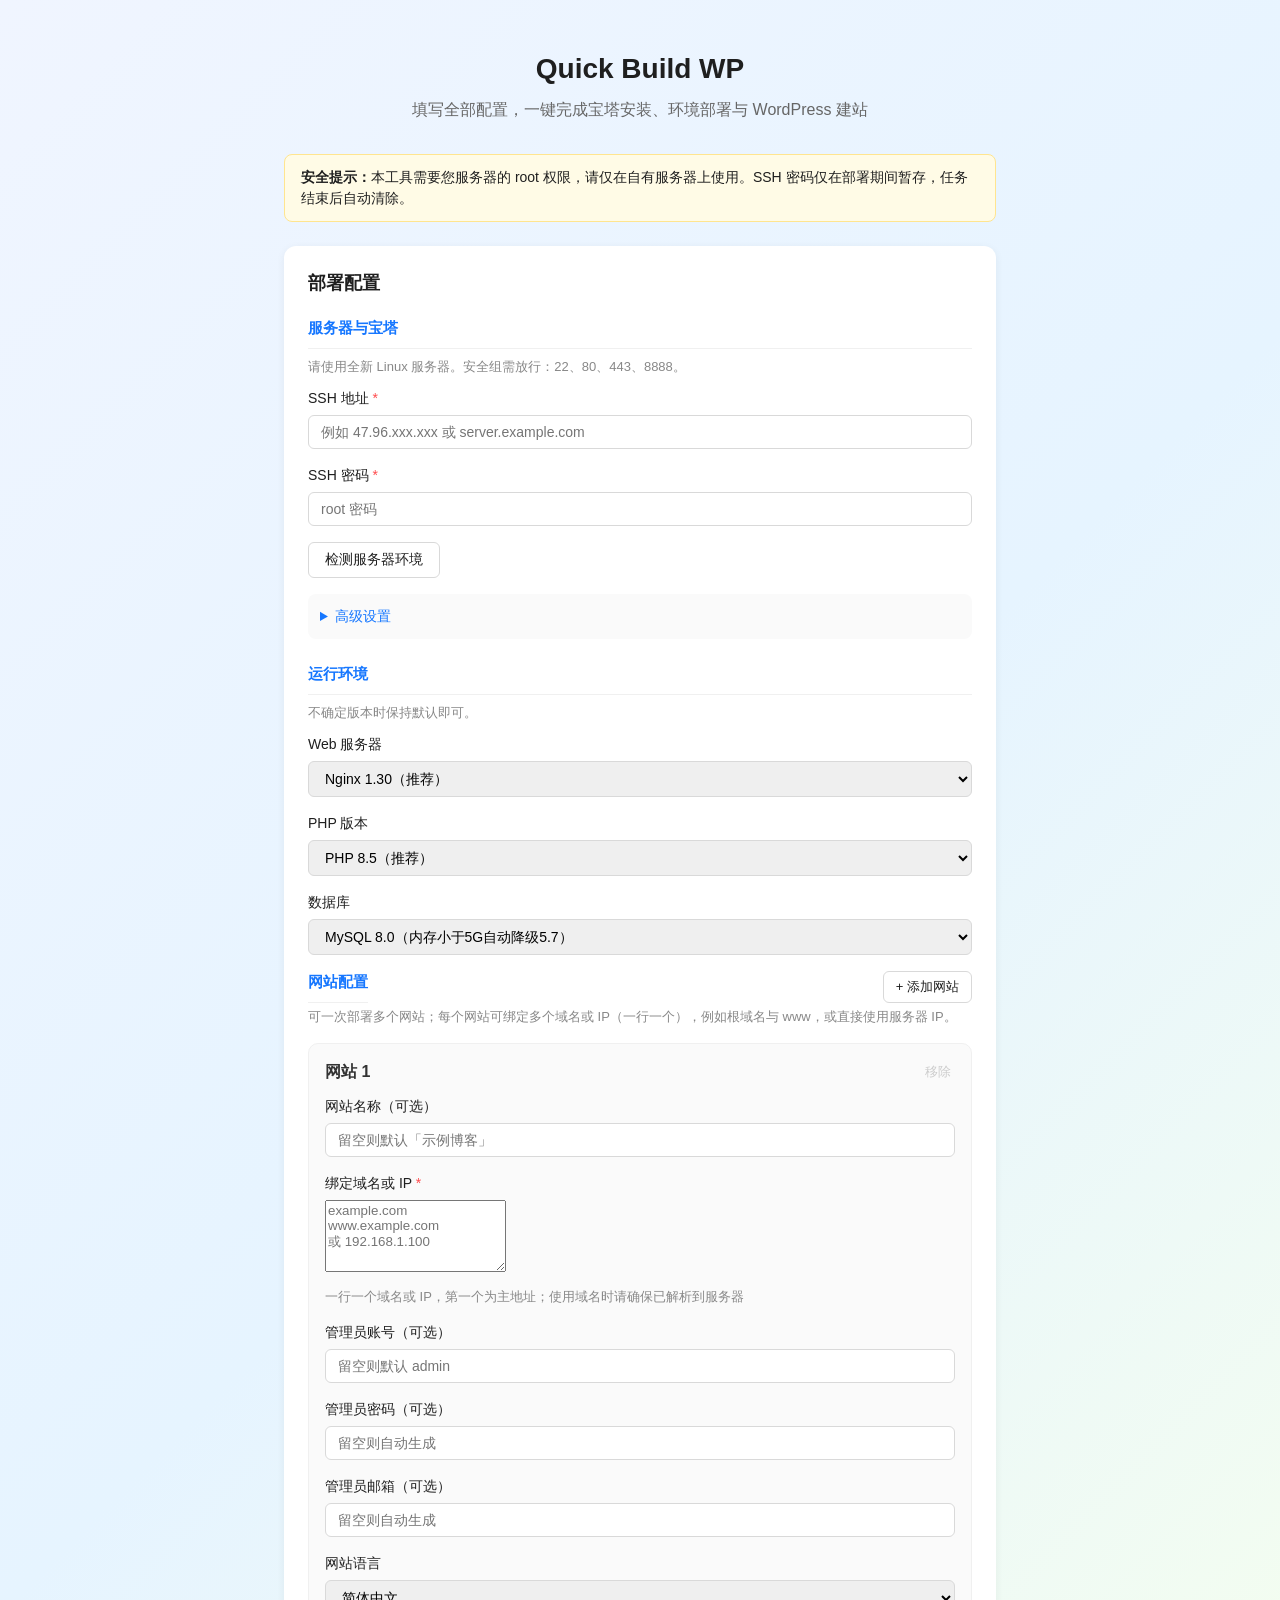
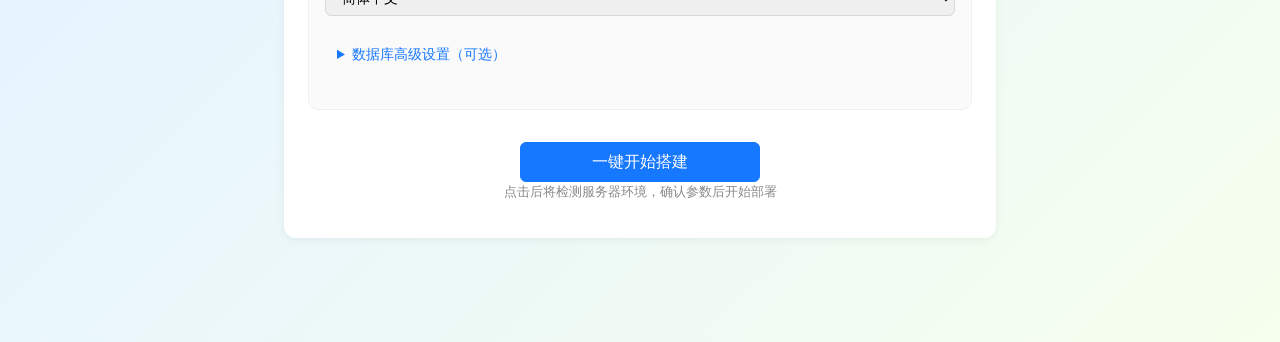
<file: frontend/index.html>
<!DOCTYPE html>
<html lang="zh-CN">
<head>
  <meta charset="UTF-8" />
  <meta name="viewport" content="width=device-width, initial-scale=1.0" />
  <title>Quick Build WP - 一键搭建 WordPress</title>
  <link rel="stylesheet" href="css/style.css" />
</head>
<body>
  <div class="page">
    <header class="header">
      <h1>Quick Build WP</h1>
      <p class="subtitle">填写全部配置，一键完成宝塔安装、环境部署与 WordPress 建站</p>
    </header>

    <div class="alert alert-warning" id="page-alert">
      <strong>安全提示：</strong>本工具需要您服务器的 root 权限，请仅在自有服务器上使用。SSH 密码仅在部署期间暂存，任务结束后自动清除。
    </div>

    <section class="card" id="form-section">
      <h2 class="card-title">部署配置</h2>

      <form id="deploy-form" novalidate autocomplete="off">
        <h3 class="section-title">服务器与宝塔</h3>
        <p class="hint">请使用全新 Linux 服务器。安全组需放行：22、80、443、8888。</p>

        <div class="field">
          <label for="ssh_host">SSH 地址 <span class="required">*</span></label>
          <input autocomplete="off" type="text" id="ssh_host" name="ssh_host" placeholder="例如 47.96.xxx.xxx 或 server.example.com" required />
        </div>
        <div class="field">
          <label for="ssh_password">SSH 密码 <span class="required">*</span></label>
          <input autocomplete="new-password" type="password" id="ssh_password" name="ssh_password" placeholder="root 密码" required />
        </div>
        <button type="button" class="btn btn-secondary" id="btn-preflight">检测服务器环境</button>
        <div class="preflight-result hidden" id="preflight-result"></div>

        <details class="advanced">
          <summary>高级设置</summary>
          <p class="text-danger"><strong>不支持 Windows 系统</strong>，请使用 Linux 服务器（Ubuntu / Debian 等）。</p>
          <div class="field">
            <label for="server_os">服务器系统类型</label>
            <select id="server_os" name="server_os">
              <option value="ubuntu">Ubuntu</option>
              <option value="debian">Debian</option>
              <option value="centos">CentOS / RHEL 系</option>
              <option value="generic" selected>通用</option>
            </select>
          </div>
          <div class="field">
            <label for="ssh_port">SSH 端口</label>
            <input autocomplete="off" type="number" id="ssh_port" name="ssh_port" value="22" min="1" max="65535" />
          </div>
          <div class="field">
            <label for="ssh_user">SSH 用户名</label>
            <input autocomplete="off" type="text" id="ssh_user" name="ssh_user" value="root" />
          </div>
          <div class="field">
            <label for="bt_user">宝塔面板用户名</label>
            <input autocomplete="off" type="text" id="bt_user" name="bt_user" placeholder="留空则自动生成" />
          </div>
          <div class="field">
            <label for="bt_password">宝塔面板密码</label>
            <input autocomplete="new-password" type="password" id="bt_password" name="bt_password" placeholder="留空则自动生成" />
          </div>
          <div class="field">
            <label for="bt_port">宝塔面板端口</label>
            <input autocomplete="off" type="number" id="bt_port" name="bt_port" value="8888" min="1024" max="65535" />
          </div>
        </details>

        <h3 class="section-title">运行环境</h3>
        <p class="hint">不确定版本时保持默认即可。</p>

        <div class="field">
          <label for="nginx_version">Web 服务器</label>
          <select id="nginx_version" name="nginx_version">
            <option value="1.20">Nginx 1.20</option>
            <option value="1.22">Nginx 1.22</option>
            <option value="1.24">Nginx 1.24</option>
            <option value="1.30" selected>Nginx 1.30（推荐）</option>
          </select>
        </div>
        <div class="field">
          <label for="php_version">PHP 版本</label>
          <select id="php_version" name="php_version">
            <option value="7.4">PHP 7.4</option>
            <option value="8.0">PHP 8.0</option>
            <option value="8.2">PHP 8.2</option>
            <option value="8.3">PHP 8.3</option>
            <option value="8.4">PHP 8.4</option>
            <option value="8.5" selected>PHP 8.5（推荐）</option>
          </select>
        </div>
        <div class="field">
          <label for="mysql_version">数据库</label>
          <select id="mysql_version" name="mysql_version">
            <option value="5.7">MySQL 5.7</option>
            <option value="8.0" selected>MySQL 8.0（内存小于5G自动降级5.7）</option>
          </select>
        </div>

        <div class="sites-header">
          <h3 class="section-title">网站配置</h3>
          <button type="button" class="btn btn-secondary btn-sm" id="btn-add-site">+ 添加网站</button>
        </div>
        <p class="hint field-hint sites-intro">可一次部署多个网站；每个网站可绑定多个域名或 IP（一行一个），例如根域名与 www，或直接使用服务器 IP。</p>
        <div id="sites-container"></div>

        <template id="site-card-template">
          <div class="site-card card-nested">
            <div class="site-card-head">
              <span class="site-card-title">网站 <span class="site-index">1</span></span>
              <button type="button" class="btn-link btn-remove-site" title="移除此网站">移除</button>
            </div>
            <div class="field">
              <label>网站名称（可选）</label>
              <input autocomplete="off" type="text" class="site-name" placeholder="留空则默认「示例博客」" />
            </div>
            <div class="field">
              <label>绑定域名或 IP <span class="required">*</span></label>
              <textarea autocomplete="off" class="site-domains" rows="3" placeholder="example.com&#10;www.example.com&#10;或 192.168.1.100" required></textarea>
              <p class="hint field-hint">一行一个域名或 IP，第一个为主地址；使用域名时请确保已解析到服务器</p>
            </div>
            <div class="field">
              <label>管理员账号（可选）</label>
              <input autocomplete="off" type="text" class="wp-admin-user" placeholder="留空则默认 admin" pattern="[a-zA-Z0-9_\-]+" />
            </div>
            <div class="field">
              <label>管理员密码（可选）</label>
              <input autocomplete="new-password" type="password" class="wp-admin-password" placeholder="留空则自动生成" minlength="6" />
            </div>
            <div class="field">
              <label>管理员邮箱（可选）</label>
              <input autocomplete="off" type="email" class="wp-admin-email" placeholder="留空则自动生成" />
            </div>
            <div class="field">
              <label>网站语言</label>
              <select class="wp-locale">
                <option value="zh_CN" selected>简体中文</option>
                <option value="en_US">English</option>
              </select>
            </div>
            <details class="advanced">
              <summary>数据库高级设置（可选）</summary>
              <p class="hint">留空则由程序自动生成数据库名称、用户名、密码和表前缀。</p>
              <div class="field">
                <label>数据库表前缀</label>
                <input autocomplete="off" type="text" class="db-prefix" placeholder="留空则默认 wp_" pattern="[a-zA-Z0-9_]+" maxlength="20" />
              </div>
              <div class="field">
                <label>数据库名称</label>
                <input autocomplete="off" type="text" class="db-name" placeholder="例如 wp_mysite" pattern="[a-zA-Z0-9_]+" maxlength="64" />
              </div>
              <div class="field">
                <label>数据库用户名</label>
                <input autocomplete="off" type="text" class="db-user" placeholder="留空则与库名相同（最多 16 位）" pattern="[a-zA-Z0-9_]+" maxlength="16" />
              </div>
              <div class="field">
                <label>数据库密码</label>
                <input autocomplete="new-password" type="password" class="db-password" placeholder="留空则自动生成" minlength="6" maxlength="128" />
              </div>
            </details>
          </div>
        </template>

        <div class="form-actions" id="start-actions">
          <button type="submit" class="btn btn-primary btn-lg" id="btn-start">一键开始搭建</button>
          <p class="hint center">点击后将检测服务器环境，确认参数后开始部署</p>
        </div>
      </form>
    </section>

    <section class="card hidden" id="progress-section">
      <h2 class="card-title" id="progress-title">确认部署</h2>

      <div class="check-flow" id="check-flow"></div>

      <div id="confirm-panel">
        <h3 class="section-title">部署参数确认</h3>
        <p class="hint">请核对以下配置，确认无误后点击「确认并开始部署」。</p>
        <table class="confirm-table" id="confirm-table"></table>
        <div class="confirm-actions">
          <button type="button" class="btn btn-secondary" id="btn-back-edit">返回修改</button>
          <button type="button" class="btn btn-primary btn-lg" id="btn-confirm-start">确认并开始部署</button>
        </div>
      </div>

      <div class="hidden" id="deploy-panel">
        <p class="hint center" id="progress-hint">预计 20–40 分钟，请勿关闭页面</p>

        <div class="steps steps-detailed" id="steps">
          <div class="step" data-step="0">
            <div class="step-icon"><span class="step-num">1</span></div>
            <div class="step-label">安装宝塔</div>
          </div>
          <div class="step-line"></div>
          <div class="step" data-step="1">
            <div class="step-icon"><span class="step-num">2</span></div>
            <div class="step-label">安装 Nginx</div>
          </div>
          <div class="step-line"></div>
          <div class="step" data-step="2">
            <div class="step-icon"><span class="step-num">3</span></div>
            <div class="step-label">安装 PHP</div>
          </div>
          <div class="step-line"></div>
          <div class="step" data-step="3">
            <div class="step-icon"><span class="step-num">4</span></div>
            <div class="step-label">安装 MySQL</div>
          </div>
          <div class="step-line"></div>
          <div class="step" data-step="4">
            <div class="step-icon"><span class="step-num">5</span></div>
            <div class="step-label">安装 Redis</div>
          </div>
          <div class="step-line"></div>
          <div class="step" data-step="5">
            <div class="step-icon"><span class="step-num">6</span></div>
            <div class="step-label">安装PHP扩展</div>
          </div>
          <div class="step-line"></div>
          <div class="step" data-step="6">
            <div class="step-icon"><span class="step-num">7</span></div>
            <div class="step-label">配置优化</div>
          </div>
          <div class="step-line"></div>
          <div class="step" data-step="7">
            <div class="step-icon"><span class="step-num">8</span></div>
            <div class="step-label">创建网站</div>
          </div>
          <div class="step-line"></div>
          <div class="step" data-step="8">
            <div class="step-icon"><span class="step-num">9</span></div>
            <div class="step-label">安装ssl证书</div>
          </div>
        </div>
        <p class="current-step" id="current-step-label"></p>
        <p class="hint center">任务 ID：<span id="task-link" class="mono"></span>
          <button type="button" class="btn-link" id="btn-copy-link">复制</button>
        </p>

        <div class="deploy-toolbar" id="deploy-toolbar">
          <button type="button" class="btn btn-danger-outline" id="btn-cancel-deploy">终止任务</button>
        </div>

        <div id="log-section">
          <h3 class="section-title">实时日志</h3>
          <div class="log-viewer" id="log-viewer"></div>
        </div>

        <div class="hidden" id="result-success">
          <div class="result-banner success">您的任务已完成！</div>
          <div class="result-banner warning result-security-notice">
            请及时修改您的 <strong>SSH 密码</strong>，以及<strong>宝塔面板</strong>和<strong>网站管理员</strong>的账号及密码。
            请立即将下方信息保存到安全位置；关闭页面后将无法再次查看。
          </div>
          <p class="result-save-hint">请妥善记录以下全部信息，建议复制保存或截图留存。</p>

          <div class="result-section">
            <h4 class="result-section-title">宝塔面板</h4>
            <table class="result-table" id="result-table-baota"></table>
          </div>

          <div class="result-section">
            <h4 class="result-section-title">网站信息</h4>
            <table class="result-table" id="result-table-site"></table>
            <div class="result-banner warning hidden" id="result-password-notice"></div>
          <div class="result-banner warning hidden" id="result-ssl-notice"></div>
          </div>

          <div class="result-actions result-actions-success">
            <a href="#" class="btn btn-secondary" id="link-site" target="_blank" rel="noreferrer">打开网站</a>
            <a href="#" class="btn btn-secondary" id="link-admin" target="_blank" rel="noreferrer">进入后台</a>
            <button type="button" class="btn btn-primary" id="btn-saved-close">已保存，关闭页面</button>
          </div>
        </div>

        <div class="hidden" id="result-failed">
          <div class="result-banner error" id="error-message"></div>
          <div class="result-banner warning hidden" id="partial-manual-hint"></div>
          <div class="result-section hidden" id="partial-completed-section">
            <h4 class="result-section-title">已完成步骤</h4>
            <ul class="partial-completed-list" id="partial-completed-list"></ul>
          </div>
          <p class="result-save-hint hidden" id="partial-save-hint">
            请保存以下信息，便于在宝塔面板或 SSH 中手动继续后续操作。
          </p>
          <div class="result-section hidden" id="partial-baota-section">
            <h4 class="result-section-title">宝塔面板</h4>
            <table class="result-table" id="partial-table-baota"></table>
          </div>
          <div class="result-section hidden" id="partial-env-section">
            <h4 class="result-section-title">已安装环境</h4>
            <table class="result-table" id="partial-table-env"></table>
          </div>
          <div class="result-section hidden" id="partial-db-section">
            <h4 class="result-section-title">数据库（计划/已创建）</h4>
            <table class="result-table" id="partial-table-db"></table>
          </div>
          <div class="result-section hidden" id="partial-site-section">
            <h4 class="result-section-title">网站信息</h4>
            <table class="result-table" id="partial-table-site"></table>
          </div>
          <div class="result-actions">
            <button type="button" class="btn btn-primary" id="btn-retry">立即重试</button>
            <button type="button" class="btn btn-danger-outline" id="btn-cancel-failed">终止任务</button>
          </div>
        </div>
      </div>
    </section>
  </div>

  <div class="modal hidden" id="env-blocked-modal" role="dialog" aria-modal="true">
    <div class="modal-backdrop" data-modal-close="env-blocked"></div>
    <div class="modal-box modal-box-lg">
      <h3>无法继续安装</h3>
      <div id="env-blocked-body" class="env-modal-body"></div>
      <div class="modal-actions">
        <button type="button" class="btn btn-primary" data-modal-close="env-blocked">我知道了</button>
      </div>
    </div>
  </div>

  <div class="modal hidden" id="env-warning-modal" role="dialog" aria-modal="true">
    <div class="modal-backdrop" data-modal-close="env-warning"></div>
    <div class="modal-box modal-box-lg">
      <h3>检测到非全新环境</h3>
      <p class="env-modal-lead">
        当前服务器上已存在部分安装痕迹。<strong>强烈建议在全新服务器上安装</strong>，非全新环境继续安装可能引发冲突或失败。
      </p>
      <div id="env-warning-body" class="env-modal-body"></div>
      <p class="env-modal-note">
        若选择继续，系统将自动检测已安装组件并跳过，从<strong>尚未完成的步骤</strong>开始执行。
      </p>
      <div class="modal-actions">
        <button type="button" class="btn btn-secondary" data-modal-close="env-warning">返回修改</button>
        <button type="button" class="btn btn-primary" id="btn-env-continue">继续安装</button>
      </div>
    </div>
  </div>

  <div class="modal hidden" id="env-risk-modal" role="dialog" aria-modal="true">
    <div class="modal-backdrop" data-modal-close="env-risk"></div>
    <div class="modal-box modal-box-lg">
      <h3>风险提醒</h3>
      <p class="env-modal-lead text-danger">
        继续安装可能会出错或影响现有服务。我们依然<strong>强烈建议您使用全新系统</strong>进行安装。
      </p>
      <ul class="env-risk-list">
        <li>已安装的宝塔、Nginx、PHP、MySQL 等将尽量保留，不会重复安装</li>
        <li>未完成的步骤将自动续装，但无法保证与现有环境完全兼容</li>
        <li>若出现问题，可能需要您手动在宝塔面板中排查</li>
      </ul>
      <div class="modal-actions">
        <button type="button" class="btn btn-secondary" data-modal-close="env-risk">取消</button>
        <button type="button" class="btn btn-danger-outline" id="btn-env-risk-confirm">我已了解风险，继续安装</button>
      </div>
    </div>
  </div>

  <div class="toast hidden" id="toast"></div>

  <script src="https://cdn.jsdelivr.net/npm/jquery@3.7.1/dist/jquery.min.js"></script>
  <script src="js/app.js"></script>
</body>
</html>
</file>
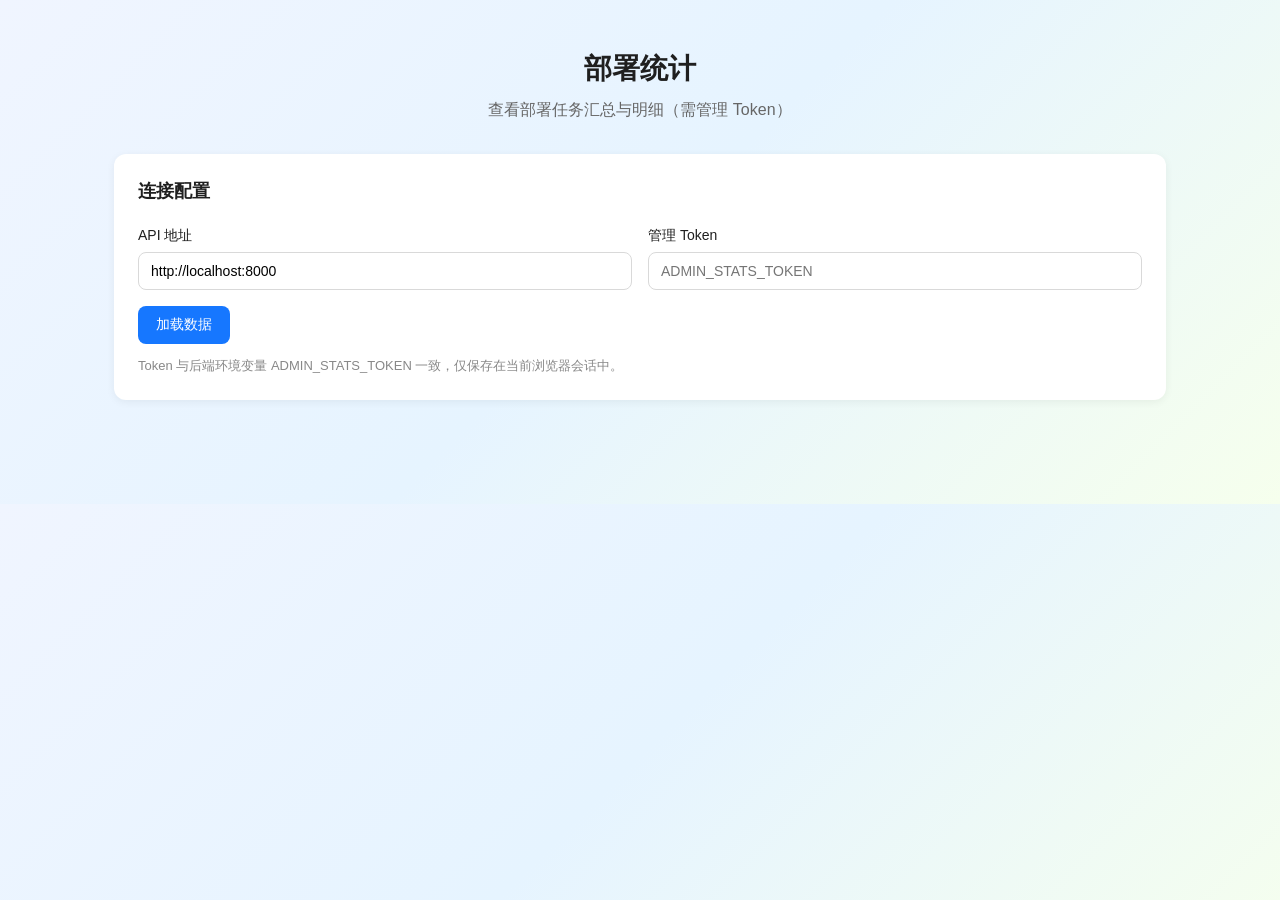
<file: frontend/stats.html>
<!DOCTYPE html>
<html lang="zh-CN">
<head>
  <meta charset="UTF-8" />
  <meta name="viewport" content="width=device-width, initial-scale=1.0" />
  <title>Quick Build WP - 部署统计</title>
  <link rel="stylesheet" href="css/stats.css" />
</head>
<body>
  <div class="page qbw-stats-app" id="qbw-stats-app">
    <header class="header">
      <h1>部署统计</h1>
      <p class="subtitle">查看部署任务汇总与明细（需管理 Token）</p>
    </header>

    <section class="card" id="stats-config-section">
      <h2 class="card-title">连接配置</h2>
      <div class="config-grid">
        <div class="field">
          <label for="stats_api_base">API 地址</label>
          <input autocomplete="off" type="text" id="stats_api_base" placeholder="http://localhost:8000" />
        </div>
        <div class="field">
          <label for="stats_token">管理 Token</label>
          <input autocomplete="new-password" type="password" id="stats_token" placeholder="ADMIN_STATS_TOKEN" />
        </div>
      </div>
      <div class="config-actions">
        <button type="button" class="btn btn-primary" id="btn-stats-connect">加载数据</button>
      </div>
      <p class="hint">Token 与后端环境变量 ADMIN_STATS_TOKEN 一致，仅保存在当前浏览器会话中。</p>
    </section>

    <div class="alert alert-error hidden" id="stats-error"></div>

    <section class="card hidden" id="stats-content">
      <div class="summary-grid" id="stats-summary">
        <div class="summary-card">
          <h3 class="summary-title">今日</h3>
          <div class="summary-metrics">
            <div class="metric"><span class="metric-label">总数</span><span class="metric-value" data-key="today-total">-</span></div>
            <div class="metric metric-success"><span class="metric-label">成功</span><span class="metric-value" data-key="today-success">-</span></div>
            <div class="metric metric-failed"><span class="metric-label">失败</span><span class="metric-value" data-key="today-failed">-</span></div>
          </div>
        </div>
        <div class="summary-card">
          <h3 class="summary-title">本周</h3>
          <div class="summary-metrics">
            <div class="metric"><span class="metric-label">总数</span><span class="metric-value" data-key="week-total">-</span></div>
            <div class="metric metric-success"><span class="metric-label">成功</span><span class="metric-value" data-key="week-success">-</span></div>
            <div class="metric metric-failed"><span class="metric-label">失败</span><span class="metric-value" data-key="week-failed">-</span></div>
          </div>
        </div>
        <div class="summary-card">
          <h3 class="summary-title">本月</h3>
          <div class="summary-metrics">
            <div class="metric"><span class="metric-label">总数</span><span class="metric-value" data-key="month-total">-</span></div>
            <div class="metric metric-success"><span class="metric-label">成功</span><span class="metric-value" data-key="month-success">-</span></div>
            <div class="metric metric-failed"><span class="metric-label">失败</span><span class="metric-value" data-key="month-failed">-</span></div>
          </div>
        </div>
        <div class="summary-card">
          <h3 class="summary-title">总计</h3>
          <div class="summary-metrics">
            <div class="metric"><span class="metric-label">总数</span><span class="metric-value" data-key="all_time-total">-</span></div>
            <div class="metric metric-success"><span class="metric-label">成功</span><span class="metric-value" data-key="all_time-success">-</span></div>
            <div class="metric metric-failed"><span class="metric-label">失败</span><span class="metric-value" data-key="all_time-failed">-</span></div>
          </div>
        </div>
      </div>

      <div class="table-toolbar">
        <h2 class="card-title table-title">明细列表</h2>
        <div class="table-filters">
          <label for="stats-status-filter">状态</label>
          <select id="stats-status-filter">
            <option value="">全部</option>
            <option value="running">正在部署中</option>
            <option value="success">成功</option>
            <option value="failed">失败</option>
            <option value="cancelled">已取消</option>
          </select>
        </div>
      </div>

      <div class="table-wrap">
        <table class="stats-table">
          <thead>
            <tr>
              <th><button type="button" class="sortable-th" data-sort="created_at">创建时间 <span class="sort-indicator"></span></button></th>
              <th><button type="button" class="sortable-th" data-sort="finished_at">完成时间 <span class="sort-indicator"></span></button></th>
              <th><button type="button" class="sortable-th" data-sort="client_ip">IP <span class="sort-indicator"></span></button></th>
              <th>网站</th>
              <th>状态</th>
              <th>失败阶段</th>
              <th>错误摘要</th>
            </tr>
          </thead>
          <tbody id="stats-table-body">
            <tr><td colspan="7" class="empty-cell">暂无数据</td></tr>
          </tbody>
        </table>
      </div>

      <div class="pagination" id="stats-pagination">
        <button type="button" class="btn btn-secondary" id="btn-stats-prev" disabled>上一页</button>
        <span class="page-info" id="stats-page-info">第 1 / 1 页</span>
        <button type="button" class="btn btn-secondary" id="btn-stats-next" disabled>下一页</button>
      </div>
    </section>
  </div>

  <script src="https://code.jquery.com/jquery-3.7.1.min.js"></script>
  <script src="js/stats.js"></script>
</body>
</html>
</file>
<file: frontend/css/style.css>
* {
  box-sizing: border-box;
}

body {
  margin: 0;
  font-family: -apple-system, BlinkMacSystemFont, 'Segoe UI', Roboto, 'Helvetica Neue', Arial, sans-serif;
  background: linear-gradient(135deg, #f0f5ff 0%, #e6f4ff 50%, #f6ffed 100%);
  color: #1f1f1f;
  line-height: 1.5;
}

.page {
  max-width: 760px;
  margin: 0 auto;
  padding: 48px 24px 80px;
}

.header {
  text-align: center;
  margin-bottom: 32px;
}

.header h1 {
  margin: 0 0 8px;
  font-size: 28px;
}

.subtitle {
  margin: 0;
  color: #666;
}

.alert {
  padding: 12px 16px;
  border-radius: 8px;
  margin-bottom: 24px;
  font-size: 14px;
}

.alert-warning {
  background: #fffbe6;
  border: 1px solid #ffe58f;
}

.card {
  background: #fff;
  border-radius: 12px;
  padding: 24px;
  margin-bottom: 24px;
  box-shadow: 0 2px 8px rgba(0, 0, 0, 0.06);
}

.card-title {
  margin: 0 0 20px;
  font-size: 18px;
}

.section-title {
  margin: 24px 0 8px;
  font-size: 15px;
  color: #1677ff;
  border-bottom: 1px solid #f0f0f0;
  padding-bottom: 8px;
}

.section-title:first-of-type {
  margin-top: 0;
}

.hint {
  font-size: 13px;
  color: #888;
  margin: 0 0 12px;
}

.hint.center {
  text-align: center;
}

.required {
  color: #ff4d4f;
}

.field {
  margin-bottom: 16px;
}

.field label {
  display: block;
  margin-bottom: 6px;
  font-size: 14px;
  font-weight: 500;
}

.field-hint {
  margin: 8px 0 0;
}

.field input,
.field select {
  width: 100%;
  padding: 8px 12px;
  border: 1px solid #d9d9d9;
  border-radius: 6px;
  font-size: 14px;
}

.field input:focus,
.field select:focus {
  outline: none;
  border-color: #1677ff;
  box-shadow: 0 0 0 2px rgba(22, 119, 255, 0.1);
}

.field input:disabled,
.field select:disabled {
  background: #f5f5f5;
  cursor: not-allowed;
}

.advanced {
  margin: 16px 0;
  padding: 12px;
  background: #fafafa;
  border-radius: 8px;
}

.advanced summary {
  cursor: pointer;
  font-size: 14px;
  color: #1677ff;
}

.form-actions {
  margin-top: 32px;
  text-align: center;
}

.btn {
  display: inline-block;
  padding: 8px 16px;
  border: 1px solid #d9d9d9;
  border-radius: 6px;
  background: #fff;
  font-size: 14px;
  cursor: pointer;
  text-decoration: none;
  color: inherit;
}

.btn:hover {
  border-color: #1677ff;
  color: #1677ff;
}

.btn:disabled {
  opacity: 0.6;
  cursor: not-allowed;
}

.btn-primary {
  background: #1677ff;
  border-color: #1677ff;
  color: #fff;
}

.btn-primary:hover {
  background: #4096ff;
  color: #fff;
}


.btn-danger-outline {
  color: #cf1322;
  border: 1px solid #ffa39e;
  background: #fff;
}

.btn-danger-outline:hover {
  color: #fff;
  background: #cf1322;
  border-color: #cf1322;
}

.deploy-toolbar {
  display: flex;
  justify-content: center;
  margin: 16px 0 8px;
}

.deploy-toolbar.hidden {
  display: none;
}

.btn-lg {
  min-width: 240px;
  height: 40px;
  font-size: 16px;
}

.btn-sm {
  min-width: auto;
  height: 32px;
  padding: 0 12px;
  font-size: 13px;
}

.sites-header {
  display: flex;
  align-items: center;
  justify-content: space-between;
  gap: 12px;
  margin-bottom: 4px;
}

.sites-header .section-title {
  margin-bottom: 0;
}

.sites-intro {
  margin: 0 0 16px;
}

.site-card {
  margin-bottom: 16px;
  padding: 16px;
  border: 1px solid #f0f0f0;
  border-radius: 10px;
  background: #fafafa;
}

.site-card-head {
  display: flex;
  align-items: center;
  justify-content: space-between;
  margin-bottom: 12px;
}

.site-card-title {
  font-weight: 600;
  color: #333;
}

.site-card .btn-remove-site.disabled,
.site-card .btn-remove-site:disabled {
  color: #ccc;
  cursor: not-allowed;
  pointer-events: none;
}

.site-card textarea.site-domains {
  min-height: 72px;
  resize: vertical;
  font-family: inherit;
}

.btn-link {
  background: none;
  border: none;
  color: #1677ff;
  cursor: pointer;
  font-size: 13px;
  padding: 0 4px;
}

.check-flow {
  display: flex;
  align-items: stretch;
  justify-content: center;
  gap: 0;
  margin: 0 0 28px;
  padding: 16px;
  background: #fafafa;
  border: 1px solid #f0f0f0;
  border-radius: 10px;
}

.check-flow:empty {
  display: none;
}

.check-item {
  display: flex;
  align-items: flex-start;
  gap: 12px;
  flex: 1;
  min-width: 0;
}

.check-icon {
  width: 32px;
  height: 32px;
  border-radius: 50%;
  background: #f0f0f0;
  color: #999;
  display: flex;
  align-items: center;
  justify-content: center;
  font-weight: 600;
  font-size: 14px;
  border: 2px solid #d9d9d9;
  flex-shrink: 0;
}

.check-item.done .check-icon {
  background: #f6ffed;
  border-color: #52c41a;
  color: #389e0d;
}

.check-body {
  min-width: 0;
}

.check-head {
  display: flex;
  align-items: center;
  gap: 8px;
  margin-bottom: 4px;
}

.check-label {
  font-size: 14px;
  font-weight: 600;
}

.check-status {
  font-size: 12px;
  color: #389e0d;
  white-space: nowrap;
}

.check-detail {
  font-size: 12px;
  color: #888;
  line-height: 1.5;
  word-break: break-word;
}

.check-line {
  width: 24px;
  align-self: center;
  height: 2px;
  background: #52c41a;
  margin: 0 8px 24px;
  flex-shrink: 0;
}

.confirm-table {
  width: 100%;
  border-collapse: collapse;
  font-size: 14px;
  margin-bottom: 24px;
}

.confirm-table th,
.confirm-table td {
  border: 1px solid #f0f0f0;
  padding: 10px 12px;
  text-align: left;
  vertical-align: top;
}

.confirm-table th {
  width: 140px;
  background: #fafafa;
  font-weight: 500;
  color: #666;
}

.confirm-actions {
  display: flex;
  justify-content: center;
  gap: 12px;
  flex-wrap: wrap;
}

.steps {
  display: flex;
  align-items: center;
  justify-content: center;
  margin: 24px 0 16px;
  gap: 0;
}

.steps-detailed {
  flex-wrap: wrap;
  gap: 4px 0;
  padding: 0 4px;
}

.step {
  display: flex;
  flex-direction: column;
  align-items: center;
  gap: 8px;
  min-width: 72px;
  max-width: 88px;
}

.step-icon {
  position: relative;
  width: 36px;
  height: 36px;
  border-radius: 50%;
  background: #f0f0f0;
  color: #999;
  display: flex;
  align-items: center;
  justify-content: center;
  font-weight: 600;
  font-size: 14px;
  border: 2px solid #d9d9d9;
}

.step-num {
  position: relative;
  z-index: 1;
  line-height: 1;
}

@keyframes step-ring-spin {
  to {
    transform: rotate(360deg);
  }
}

.step-label {
  font-size: 11px;
  color: #666;
  text-align: center;
  line-height: 1.35;
}

.step-line {
  width: 20px;
  height: 2px;
  background: #d9d9d9;
  margin-bottom: 21px;
  flex-shrink: 0;
}

.step.active .step-icon {
  background: #e6f4ff;
  border-color: #91caff00;
  color: #1677ff;
}

.step.active .step-icon::after {
  content: '';
  position: absolute;
  inset: -4px;
  border-radius: 50%;
  border: 2px solid rgba(22, 119, 255, 0.18);
  border-top-color: #1677ff;
  border-right-color: #1677ff;
  animation: step-ring-spin 0.9s linear infinite;
  pointer-events: none;
}

.step.active .step-label {
  color: #1677ff;
  font-weight: 600;
}

.step.done .step-icon {
  background: #1677ff;
  border-color: #1677ff;
  color: #fff;
}

.step.error .step-icon {
  background: #fff2f0;
  border-color: #ff4d4f;
  color: #ff4d4f;
}

.step.done + .step-line,
.step-line:has(+ .step.done) {
  background: #1677ff;
}

.current-step {
  text-align: center;
  font-size: 14px;
  color: #666;
  margin: 0 0 8px;
}

.mono {
  font-family: Menlo, Monaco, Consolas, monospace;
  font-size: 12px;
  word-break: break-all;
}

.log-viewer {
  background: #1e1e1e;
  color: #d4d4d4;
  border-radius: 8px;
  padding: 16px;
  height: 360px;
  overflow-y: auto;
  font-family: Menlo, Monaco, Consolas, monospace;
  font-size: 12px;
  line-height: 1.6;
}

.log-line .phase {
  color: #569cd6;
}

.result-banner {
  padding: 16px;
  border-radius: 8px;
  margin: 20px 0;
  text-align: center;
  font-weight: 500;
}

.result-banner.success {
  background: #f6ffed;
  border: 1px solid #b7eb8f;
  color: #389e0d;
}

.result-banner.error {
  background: #fff2f0;
  border: 1px solid #ffccc7;
  color: #cf1322;
}

.result-banner.warning {
  background: #fffbe6;
  border: 1px solid #ffe58f;
  color: #ad6800;
  font-weight: 400;
  font-size: 14px;
}

.result-table {
  width: 100%;
  border-collapse: collapse;
  font-size: 14px;
  margin-bottom: 16px;
}

.result-table th,
.result-table td {
  border: 1px solid #f0f0f0;
  padding: 10px 12px;
  text-align: left;
}

.result-table th {
  width: 120px;
  background: #fafafa;
  font-weight: 500;
}

.result-actions {
  display: flex;
  gap: 12px;
  flex-wrap: wrap;
  justify-content: center;
}

.result-actions-success {
  margin-top: 24px;
  padding-top: 20px;
  border-top: 1px solid #f0f0f0;
}

.result-section {
  margin-bottom: 20px;
}

.result-section-title {
  margin: 0 0 10px;
  font-size: 15px;
  font-weight: 600;
  color: #262626;
}

.result-save-hint {
  text-align: center;
  color: #595959;
  font-size: 14px;
  margin: 0 0 20px;
}

.partial-completed-list {
  margin: 0;
  padding-left: 20px;
  color: #389e0d;
  font-size: 14px;
}

.partial-completed-list li {
  margin: 6px 0;
}

.partial-completed-list li::marker {
  content: '✓ ';
}

#result-failed .result-actions {
  margin-top: 20px;
  padding-top: 16px;
  border-top: 1px solid #f0f0f0;
}

.result-security-notice {
  text-align: left;
  line-height: 1.6;
}

#deploy-panel.deploy-panel--success #log-section,
#deploy-panel.deploy-panel--success #deploy-toolbar,
#deploy-panel.deploy-panel--success .steps-detailed,
#deploy-panel.deploy-panel--success #current-step-label,
#deploy-panel.deploy-panel--success #progress-hint {
  display: none;
}

#deploy-panel.deploy-panel--success .section-title {
  display: none;
}

.hidden {
  display: none !important;
}

.text-danger {
  color: #cf1322;
  font-size: 13px;
}

.preflight-result {
  margin-top: 16px;
  padding: 14px 16px;
  border-radius: 8px;
  font-size: 13px;
  border: 1px solid #d9d9d9;
  background: #fafafa;
}

.preflight-result.ok-fresh {
  border-color: #b7eb8f;
  background: #f6ffed;
}

.preflight-result.warn-env {
  border-color: #ffe58f;
  background: #fffbe6;
}

.preflight-result.error {
  border-color: #ffccc7;
  background: #fff2f0;
}

.preflight-result ul {
  margin: 8px 0 0;
  padding-left: 20px;
}

.preflight-result li {
  margin: 4px 0;
}

.modal {
  position: fixed;
  inset: 0;
  z-index: 10000;
  display: flex;
  align-items: center;
  justify-content: center;
}

.modal-backdrop {
  position: absolute;
  inset: 0;
  background: rgba(0, 0, 0, 0.45);
}

.modal-box {
  position: relative;
  background: #fff;
  border-radius: 12px;
  padding: 24px;
  max-width: 480px;
  width: calc(100% - 32px);
  box-shadow: 0 8px 24px rgba(0, 0, 0, 0.15);
}

.modal-box-lg {
  max-width: 640px;
  max-height: calc(100vh - 48px);
  overflow-y: auto;
}

.env-modal-body {
  margin: 16px 0;
  padding: 16px;
  border-radius: 8px;
  background: #fafafa;
  border: 1px solid #f0f0f0;
  font-size: 14px;
  line-height: 1.6;
}

.env-modal-body ul {
  margin: 8px 0 0;
  padding-left: 20px;
}

.env-modal-body li {
  margin: 6px 0;
}

.env-modal-lead {
  margin: 0 0 12px;
  font-size: 14px;
  line-height: 1.7;
  color: #434343;
}

.env-modal-note {
  margin: 0 0 8px;
  font-size: 13px;
  color: #595959;
  line-height: 1.6;
}

.env-risk-list {
  margin: 12px 0 0;
  padding-left: 20px;
  color: #434343;
  font-size: 14px;
  line-height: 1.7;
}

.env-risk-list li {
  margin: 8px 0;
}

.modal-box h3 {
  margin: 0 0 12px;
}

.confirm-list {
  margin: 12px 0;
  padding-left: 20px;
  color: #cf1322;
}

.confirm-check {
  display: flex;
  align-items: flex-start;
  gap: 8px;
  font-size: 14px;
  margin: 16px 0;
  cursor: pointer;
}

.modal-actions {
  display: flex;
  justify-content: flex-end;
  gap: 12px;
  margin-top: 16px;
}

.toast {
  position: fixed;
  bottom: 24px;
  left: 50%;
  transform: translateX(-50%);
  background: rgba(0, 0, 0, 0.75);
  color: #fff;
  padding: 10px 20px;
  border-radius: 8px;
  font-size: 14px;
  z-index: 9999;
}

.toast.error {
  background: #ff4d4f;
}

.toast.success {
  background: #52c41a;
}

@media (max-width: 600px) {
  .check-flow {
    flex-direction: column;
    gap: 12px;
  }

  .check-line {
    display: none;
  }

  .confirm-actions .btn-lg {
    width: 100%;
  }

  .steps-detailed {
    justify-content: flex-start;
    overflow-x: auto;
    flex-wrap: nowrap;
    padding-bottom: 8px;
    -webkit-overflow-scrolling: touch;
  }

  .steps-detailed .step {
    min-width: 64px;
    flex-shrink: 0;
  }

  .steps-detailed .step-line {
    display: block;
    width: 12px;
    margin-bottom: 28px;
  }
}
</file>
<file: frontend/css/stats.css>
* {
  box-sizing: border-box;
}

body {
  margin: 0;
  font-family: -apple-system, BlinkMacSystemFont, 'Segoe UI', Roboto, 'Helvetica Neue', Arial, sans-serif;
  background: linear-gradient(135deg, #f0f5ff 0%, #e6f4ff 50%, #f6ffed 100%);
  color: #1f1f1f;
  line-height: 1.5;
}

.qbw-stats-app .page,
.qbw-stats-app.page {
  max-width: 1100px;
  margin: 0 auto;
  padding: 48px 24px 80px;
}

.qbw-stats-app .header {
  text-align: center;
  margin-bottom: 32px;
}

.qbw-stats-app .header h1 {
  margin: 0 0 8px;
  font-size: 28px;
}

.qbw-stats-app .subtitle {
  margin: 0;
  color: #666;
}

.qbw-stats-app .card {
  background: #fff;
  border-radius: 12px;
  padding: 24px;
  margin-bottom: 24px;
  box-shadow: 0 2px 8px rgba(0, 0, 0, 0.06);
}

.qbw-stats-app .card-title {
  margin: 0 0 20px;
  font-size: 18px;
}

.qbw-stats-app .config-grid {
  display: grid;
  grid-template-columns: 1fr 1fr;
  gap: 16px;
}

.qbw-stats-app .field label {
  display: block;
  margin-bottom: 6px;
  font-size: 14px;
  font-weight: 500;
}

.qbw-stats-app .field input,
.qbw-stats-app .field select {
  width: 100%;
  padding: 10px 12px;
  border: 1px solid #d9d9d9;
  border-radius: 8px;
  font-size: 14px;
}

.qbw-stats-app .config-actions {
  margin-top: 16px;
}

.qbw-stats-app .hint {
  margin: 12px 0 0;
  font-size: 13px;
  color: #888;
}

.qbw-stats-app .btn {
  border: none;
  border-radius: 8px;
  padding: 10px 18px;
  font-size: 14px;
  cursor: pointer;
}

.qbw-stats-app .btn-primary {
  background: #1677ff;
  color: #fff;
}

.qbw-stats-app .btn-secondary {
  background: #f5f5f5;
  color: #333;
}

.qbw-stats-app .btn:disabled {
  opacity: 0.5;
  cursor: not-allowed;
}

.qbw-stats-app .alert {
  padding: 12px 16px;
  border-radius: 8px;
  margin-bottom: 24px;
  font-size: 14px;
}

.qbw-stats-app .alert-error {
  background: #fff2f0;
  border: 1px solid #ffccc7;
  color: #a8071a;
}

.qbw-stats-app .hidden {
  display: none !important;
}

.qbw-stats-app .summary-grid {
  display: grid;
  grid-template-columns: repeat(4, 1fr);
  gap: 16px;
  margin-bottom: 28px;
}

.qbw-stats-app .summary-card {
  background: #fafafa;
  border: 1px solid #f0f0f0;
  border-radius: 10px;
  padding: 16px;
}

.qbw-stats-app .summary-title {
  margin: 0 0 12px;
  font-size: 16px;
}

.qbw-stats-app .summary-metrics {
  display: grid;
  gap: 8px;
}

.qbw-stats-app .metric {
  display: flex;
  justify-content: space-between;
  font-size: 14px;
}

.qbw-stats-app .metric-value {
  font-weight: 600;
}

.qbw-stats-app .metric-success .metric-value {
  color: #389e0d;
}

.qbw-stats-app .metric-failed .metric-value {
  color: #cf1322;
}

.qbw-stats-app .table-toolbar {
  display: flex;
  justify-content: space-between;
  align-items: center;
  gap: 16px;
  margin-bottom: 12px;
}

.qbw-stats-app .table-title {
  margin: 0;
}

.qbw-stats-app .table-filters {
  display: flex;
  align-items: center;
  gap: 8px;
  font-size: 14px;
}

.qbw-stats-app .table-filters select {
  padding: 8px 10px;
  border: 1px solid #d9d9d9;
  border-radius: 8px;
}

.qbw-stats-app .table-wrap {
  overflow-x: auto;
}

.qbw-stats-app .stats-table {
  width: 100%;
  border-collapse: collapse;
  font-size: 14px;
}

.qbw-stats-app .stats-table th,
.qbw-stats-app .stats-table td {
  padding: 10px 12px;
  border-bottom: 1px solid #f0f0f0;
  text-align: left;
  vertical-align: top;
}

.qbw-stats-app .stats-table th {
  background: #fafafa;
  font-weight: 600;
  white-space: nowrap;
}

.qbw-stats-app .sortable-th {
  display: inline-flex;
  align-items: center;
  gap: 4px;
  padding: 0;
  border: 0;
  background: transparent;
  font: inherit;
  font-weight: 600;
  color: inherit;
  cursor: pointer;
  white-space: nowrap;
}

.qbw-stats-app .sortable-th:hover {
  color: #0958d9;
}

.qbw-stats-app .sortable-th.is-active {
  color: #0958d9;
}

.qbw-stats-app .sort-indicator {
  display: inline-block;
  min-width: 12px;
  font-size: 11px;
  line-height: 1;
  color: #8c8c8c;
}

.qbw-stats-app .sortable-th.is-active .sort-indicator {
  color: #0958d9;
}

.qbw-stats-app .unfinished-label {
  color: #8c8c8c;
}

.qbw-stats-app .empty-cell {
  text-align: center;
  color: #999;
}

.qbw-stats-app .site-list {
  margin: 0;
  padding-left: 18px;
}

.qbw-stats-app .site-list li {
  margin-bottom: 4px;
}

.qbw-stats-app .status-badge {
  display: inline-block;
  padding: 2px 8px;
  border-radius: 999px;
  font-size: 12px;
  font-weight: 600;
}

.qbw-stats-app .status-running {
  background: #e6f4ff;
  color: #0958d9;
}

.qbw-stats-app .status-success {
  background: #f6ffed;
  color: #389e0d;
}

.qbw-stats-app .status-failed {
  background: #fff2f0;
  color: #cf1322;
}

.qbw-stats-app .status-cancelled {
  background: #fffbe6;
  color: #d48806;
}

.qbw-stats-app .error-cell {
  max-width: 280px;
  word-break: break-word;
  color: #666;
}

.qbw-stats-app .pagination {
  display: flex;
  justify-content: center;
  align-items: center;
  gap: 16px;
  margin-top: 20px;
}

.qbw-stats-app .page-info {
  font-size: 14px;
  color: #666;
}

@media (max-width: 900px) {
  .qbw-stats-app .summary-grid,
  .qbw-stats-app .config-grid {
    grid-template-columns: 1fr;
  }

  .qbw-stats-app .table-toolbar {
    flex-direction: column;
    align-items: flex-start;
  }
}
</file>
